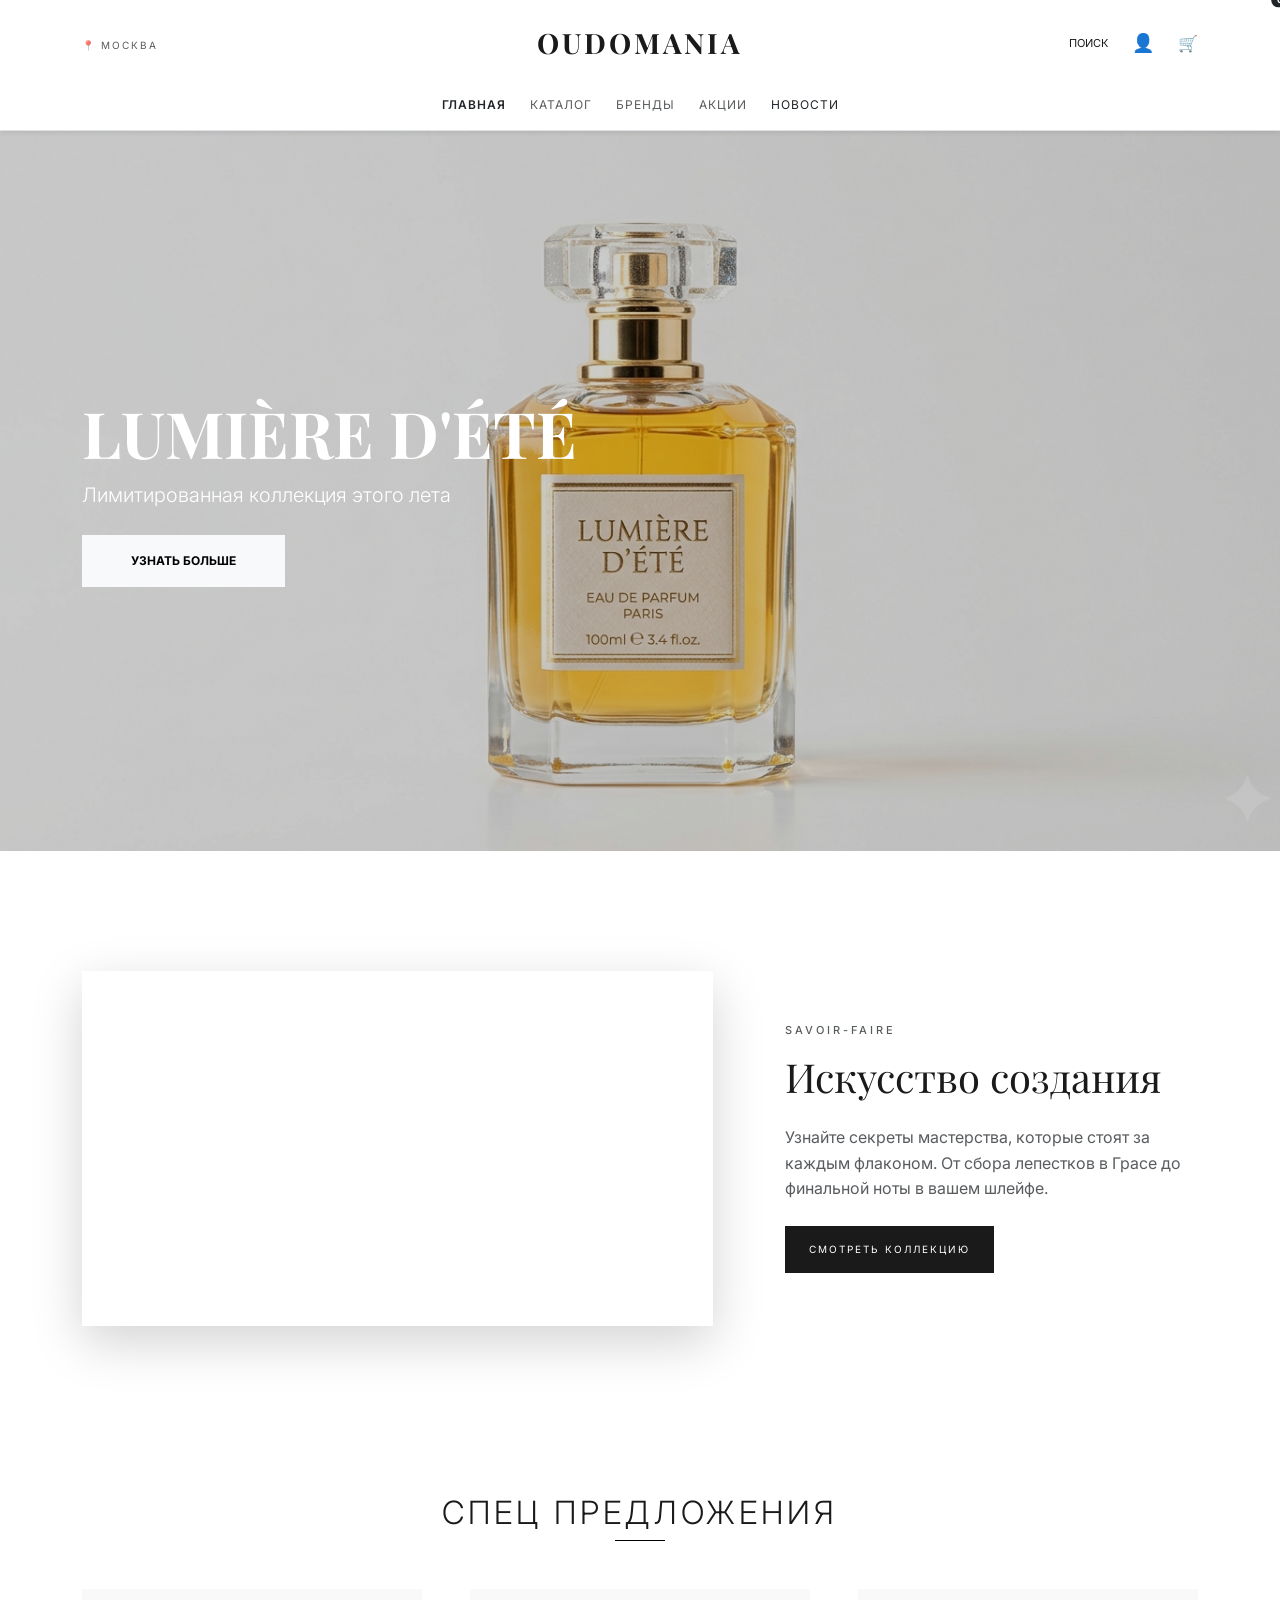
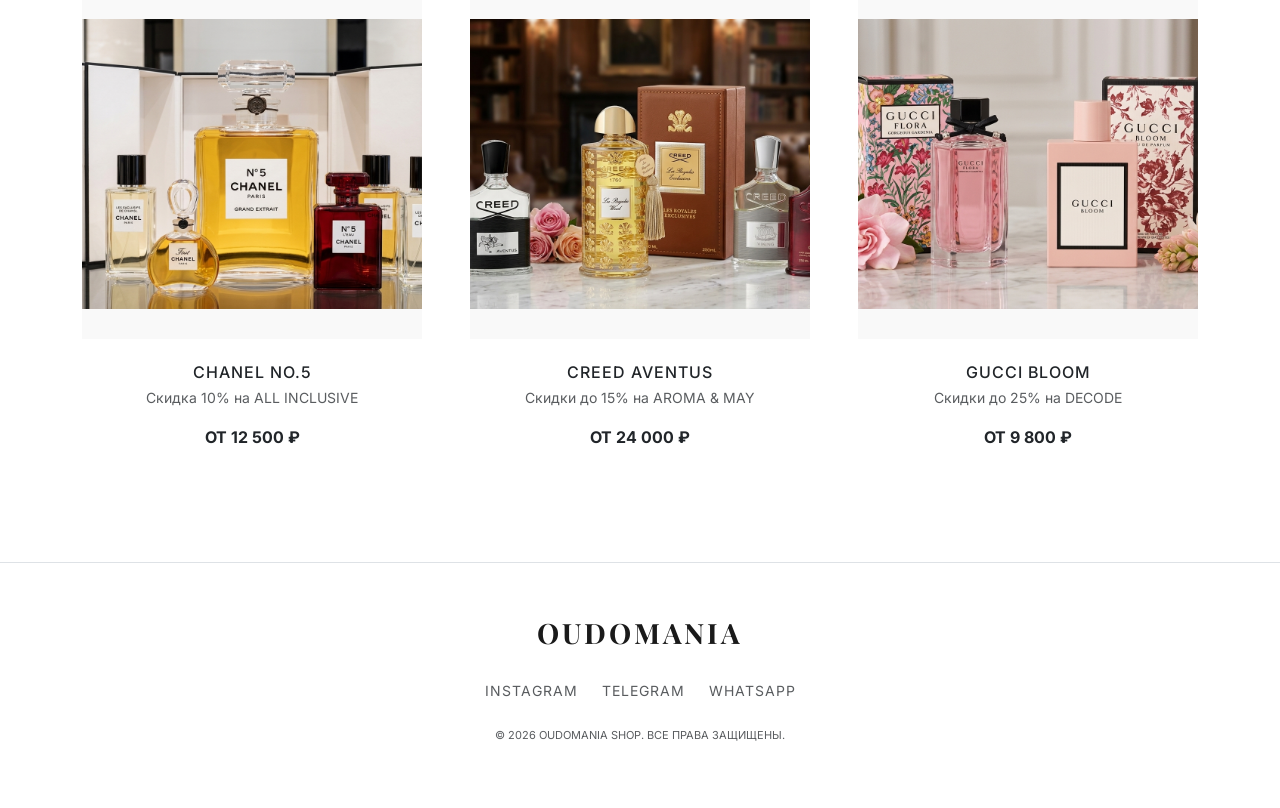
<file: Oudomania/Oudomania shop/templates/index.html>
<!DOCTYPE html>
<html lang="ru">
<head>
    <meta charset="UTF-8">
    <meta name="viewport" content="width=device-width, initial-scale=1.0">

    <title>Oudomania | Selective Perfume</title>

    <link rel="icon" type="image/jpeg" href="../img/Абоки.jpeg">
    
    <link href="https://fonts.googleapis.com/css2?family=Inter:wght@300;400;600&family=Playfair+Display:ital,wght@0,400;1,700&display=swap" rel="stylesheet">
    <link href="https://cdn.jsdelivr.net/npm/bootstrap@5.3.3/dist/css/bootstrap.min.css" rel="stylesheet">
    <link rel="stylesheet" href="../style/main.css">
    


</head>
<body>

    <header class="header bg-white border-bottom sticky-top shadow-sm">
        <nav class="navbar navbar-light py-3">
            <div class="container">
                <div class="d-flex align-items-center justify-content-between w-100 flex-nowrap">
                    <div class="flex-grow-1 d-none d-md-block" style="flex-basis: 0;">
                        <span class="text-muted small text-uppercase" style="letter-spacing: 2px; font-size: 10px;">📍 Москва</span>
                    </div>

                    <a class="navbar-brand mx-auto logo text-uppercase" href="index.html">Oudomania</a>

                    <div class="d-flex gap-4 flex-grow-1 justify-content-end align-items-center" style="flex-basis: 0;">
                        <span class="d-none d-lg-inline small text-uppercase" style="font-size: 11px; cursor: pointer;">Поиск</span>
                        <a href="../pages/profile.html" class="text-dark text-decoration-none" style="font-size: 18px;">👤</a>
                        <a href="cart.html" class="icon-btn text-decoration-none">🛒</a>
                            <span class="position-absolute top-0 start-100 translate-middle badge rounded-pill bg-dark" style="font-size: 9px;">0</span>
                        </button>
                    </div>
                </div>

                <div class="w-100 mt-4">
                    <ul class="nav justify-content-center text-uppercase gap-4" style="font-size: 12px; letter-spacing: 1.5px;">
                        <li class="nav-item"><a class="nav-link p-0 text-dark fw-semibold" href="index.html">главная</a></li>
                        <li class="nav-item"><a class="nav-link p-0 text-muted" href="../pages/catalog.html">каталог</a></li>
                        <li class="nav-item"><a class="nav-link p-0 text-muted" href="../pages/brands.html">бренды</a></li>
                        <li class="nav-item"><a class="nav-link p-0 text-muted" href="../pages/stocks.html">акции</a></li>
                        <li class="nav-item"><a class="nav-link p-0 text-dark" href="../pages/news.html">Новости</a></li>
                    </ul>
                </div>
            </div>
        </nav>
    </header>

    <main>
        <section id="heroCarousel" class="carousel slide carousel-fade" data-bs-ride="carousel">
            <div class="carousel-inner">
                <div class="carousel-item active">
                    <div class="hero-banner d-flex align-items-center" style="background-image: linear-gradient(rgba(0,0,0,0.2), rgba(0,0,0,0.2)), url('../img/lumiere.png'); height: 80vh; background-size: cover; background-position: center;">
                        <div class="container text-white">
                            <h1 class="display-3 fw-bold text-uppercase" style="font-family: var(--accent-font);">Lumière D'Été</h1>
                            <p class="lead mb-4">Лимитированная коллекция этого лета</p>
                            <button class="btn btn-light rounded-0 px-5 py-3 text-uppercase fw-bold" style="font-size: 12px;" data-bs-toggle="modal" data-bs-target="#authModal">Узнать больше</button>
                        </div>
                    </div>
                </div>
            </div>
        </section>

        <section class="video-section py-5 my-5">
            <div class="container py-lg-4">
                <div class="row align-items-center g-5">
                    <div class="col-lg-7">
                        <div class="video-container ratio ratio-16x9 shadow-lg">
                            <iframe 
                                src="https://www.youtube.com/embed/gh6Xyw0NzQo?rel=0&modestbranding=1" 
                                title="Искусство парфюмерии" 
                                frameborder="0" 
                                allow="accelerometer; autoplay; clipboard-write; encrypted-media; gyroscope; picture-in-picture" 
                                allowfullscreen>
                            </iframe>
                        </div>
                    </div>
                    <div class="col-lg-5">
                        <div class="ps-lg-4">
                            <h6 class="text-uppercase text-muted mb-3" style="letter-spacing: 3px; font-size: 11px;">Savoir-Faire</h6>
                            <h2 class="display-6 mb-4" style="font-family: var(--accent-font);">Искусство создания</h2>
                            <p class="text-muted mb-4">Узнайте секреты мастерства, которые стоят за каждым флаконом. От сбора лепестков в Грасе до финальной ноты в вашем шлейфе.</p>
                            <a href="../pages/catalog.html" class="btn btn-dark rounded-0 px-4 py-3 text-uppercase small" style="font-size: 10px;">Смотреть коллекцию</a>
                        </div>
                    </div>
                </div>
            </div>
        </section>

        <section class="container my-5 py-5" id="offers-section">
            <div class="text-center mb-5">
                <h2 class="text-uppercase fw-light mb-2" style="letter-spacing: 4px;">Спец предложения</h2>
                <div style="width: 50px; height: 1px; background: #000; margin: 0 auto;"></div>
            </div>
            
            <div class="row row-cols-1 row-cols-md-3 g-5">
                <div class="col">
                    <div class="card border-0 h-100 hover-up" data-bs-toggle="modal" data-bs-target="#authModal" style="cursor: pointer;">
                        <div class="card-img-wrapper">
                            <img src="../img/Chanel.png" alt="Chanel" class="card-img-top">
                        </div>
                        <div class="card-body px-0 pt-4 text-center">
                            <h6 class="text-uppercase mb-1" style="letter-spacing: 1px;">Chanel No.5</h6>
                            <p class="text-muted small">Скидка 10% на ALL INCLUSIVE</p>
                            <span class="text-dark fw-bold">ОТ 12 500 ₽</span>
                        </div>
                    </div>
                </div>
                <div class="col">
                    <div class="card border-0 h-100 hover-up" data-bs-toggle="modal" data-bs-target="#authModal" style="cursor: pointer;">
                        <div class="card-img-wrapper">
                            <img src="../img/Creed.png" alt="Aroma" class="card-img-top">
                        </div>
                        <div class="card-body px-0 pt-4 text-center">
                            <h6 class="text-uppercase mb-1" style="letter-spacing: 1px;">Creed Aventus</h6>
                            <p class="text-muted small">Скидки до 15% на AROMA & MAY</p>
                            <span class="text-dark fw-bold">ОТ 24 000 ₽</span>
                        </div>
                    </div>
                </div>
                <div class="col">
                    <div class="card border-0 h-100 hover-up" data-bs-toggle="modal" data-bs-target="#authModal" style="cursor: pointer;">
                        <div class="card-img-wrapper">
                            <img src="../img/Gucci.png" alt="Decode" class="card-img-top">
                        </div>
                        <div class="card-body px-0 pt-4 text-center">
                            <h6 class="text-uppercase mb-1" style="letter-spacing: 1px;">Gucci Bloom</h6>
                            <p class="text-muted small">Скидки до 25% на DECODE</p>
                            <span class="text-dark fw-bold">ОТ 9 800 ₽</span>
                        </div>
                    </div>
                </div>
            </div>
        </section>
    </main>

    <div class="modal fade" id="authModal" tabindex="-1" aria-hidden="true">
        <div class="modal-dialog modal-dialog-centered">
            <div class="modal-content rounded-0">
                <div class="modal-body p-5">
                    <div class="text-end">
                        <button type="button" class="btn-close" data-bs-dismiss="modal" aria-label="Close"></button>
                    </div>
                    <div class="text-center mb-4">
                        <h4 class="text-uppercase fw-bold mb-3" style="letter-spacing: 2px;">Присоединяйтесь</h4>
                        <p class="text-muted small">Зарегистрируйтесь, чтобы открыть полный доступ к эксклюзивным коллекциям Oudomania.</p>
                    </div>
                    
                    <form class="needs-validation oudomania-signup" novalidate>
                        <div class="mb-3">
                            <label class="form-label small text-uppercase" for="signup-name">ФИО</label>
                            <input id="signup-name" name="name" type="text" class="form-control form-control-lg fs-6" placeholder="Иванов Иван Иванович" autocomplete="name" pattern="[А-Яа-яЁё]+([ -][А-Яа-яЁё]+){1,2}" required>
                            <div class="invalid-feedback">Введите имя, фамилию и, при необходимости, отчество.</div>
                        </div>
                        <div class="mb-3">
                            <label class="form-label small text-uppercase" for="signup-phone">Номер телефона</label>
                            <input id="signup-phone" name="phone" type="tel" class="form-control form-control-lg fs-6" placeholder="+7 (900) 123-45-67" autocomplete="tel" pattern="(\+7|8)?[ ()-]*[0-9]([ ()-]*[0-9]){9}" required>
                            <div class="invalid-feedback">Введите номер из 10 цифр, например +7 (900) 123-45-67.</div>
                        </div>
                        <div class="mb-3">
                            <label class="form-label small text-uppercase" for="signup-email">Электронная почта</label>
                            <input id="signup-email" name="email" type="email" class="form-control form-control-lg fs-6" placeholder="name@example.com" autocomplete="email" required>
                            <div class="invalid-feedback">Введите корректный адрес электронной почты.</div>
                        </div>
                        <div class="mb-4">
                            <label class="form-label small text-uppercase" for="signup-password">Пароль</label>
                            <input id="signup-password" name="password" type="password" class="form-control form-control-lg fs-6" placeholder="Пароль" autocomplete="new-password" required>
                        </div>
                        <button type="submit" class="btn btn-dark w-100 py-3 text-uppercase small">Зарегистрироваться</button>
                        <div class="signup-success" role="status" aria-live="polite"></div>
                    </form>

                    <div class="mt-4 pt-3 border-top text-center">
                        <a href="#" class="text-muted small text-decoration-none hover-dark">Еще нет аккаунта? Зарегистрироваться</a>
                    </div>
                </div>
            </div>
        </div>
    </div>

    <footer class="footer bg-white border-top py-5 text-center mt-5">
    <div class="container">
        <div class="logo mb-4">Oudomania</div>
        <div class="d-flex justify-content-center gap-4 mb-4 small text-uppercase" style="letter-spacing: 1px;">
            <a href="https://instagram.com/ТВОЙ_НИК" class="text-muted text-decoration-none" target="_blank">Instagram</a>
            <a href="https://t.me/AirParfum_bot" class="text-muted text-decoration-none" target="_blank">Telegram</a>
            <a href="https://wa.me/79000000000" class="text-muted text-decoration-none" target="_blank">WhatsApp</a>
        </div>
        <p class="text-muted" style="font-size: 11px;">© 2026 OUDOMANIA SHOP. ВСЕ ПРАВА ЗАЩИЩЕНЫ.</p>
    </div>
</footer>

    <script src="https://cdn.jsdelivr.net/npm/bootstrap@5.3.3/dist/js/bootstrap.bundle.min.js"></script>
    <script src="../js/validation.js"></script>
    <script src="../js/shop.js"></script>
</body>
</html>
</file>
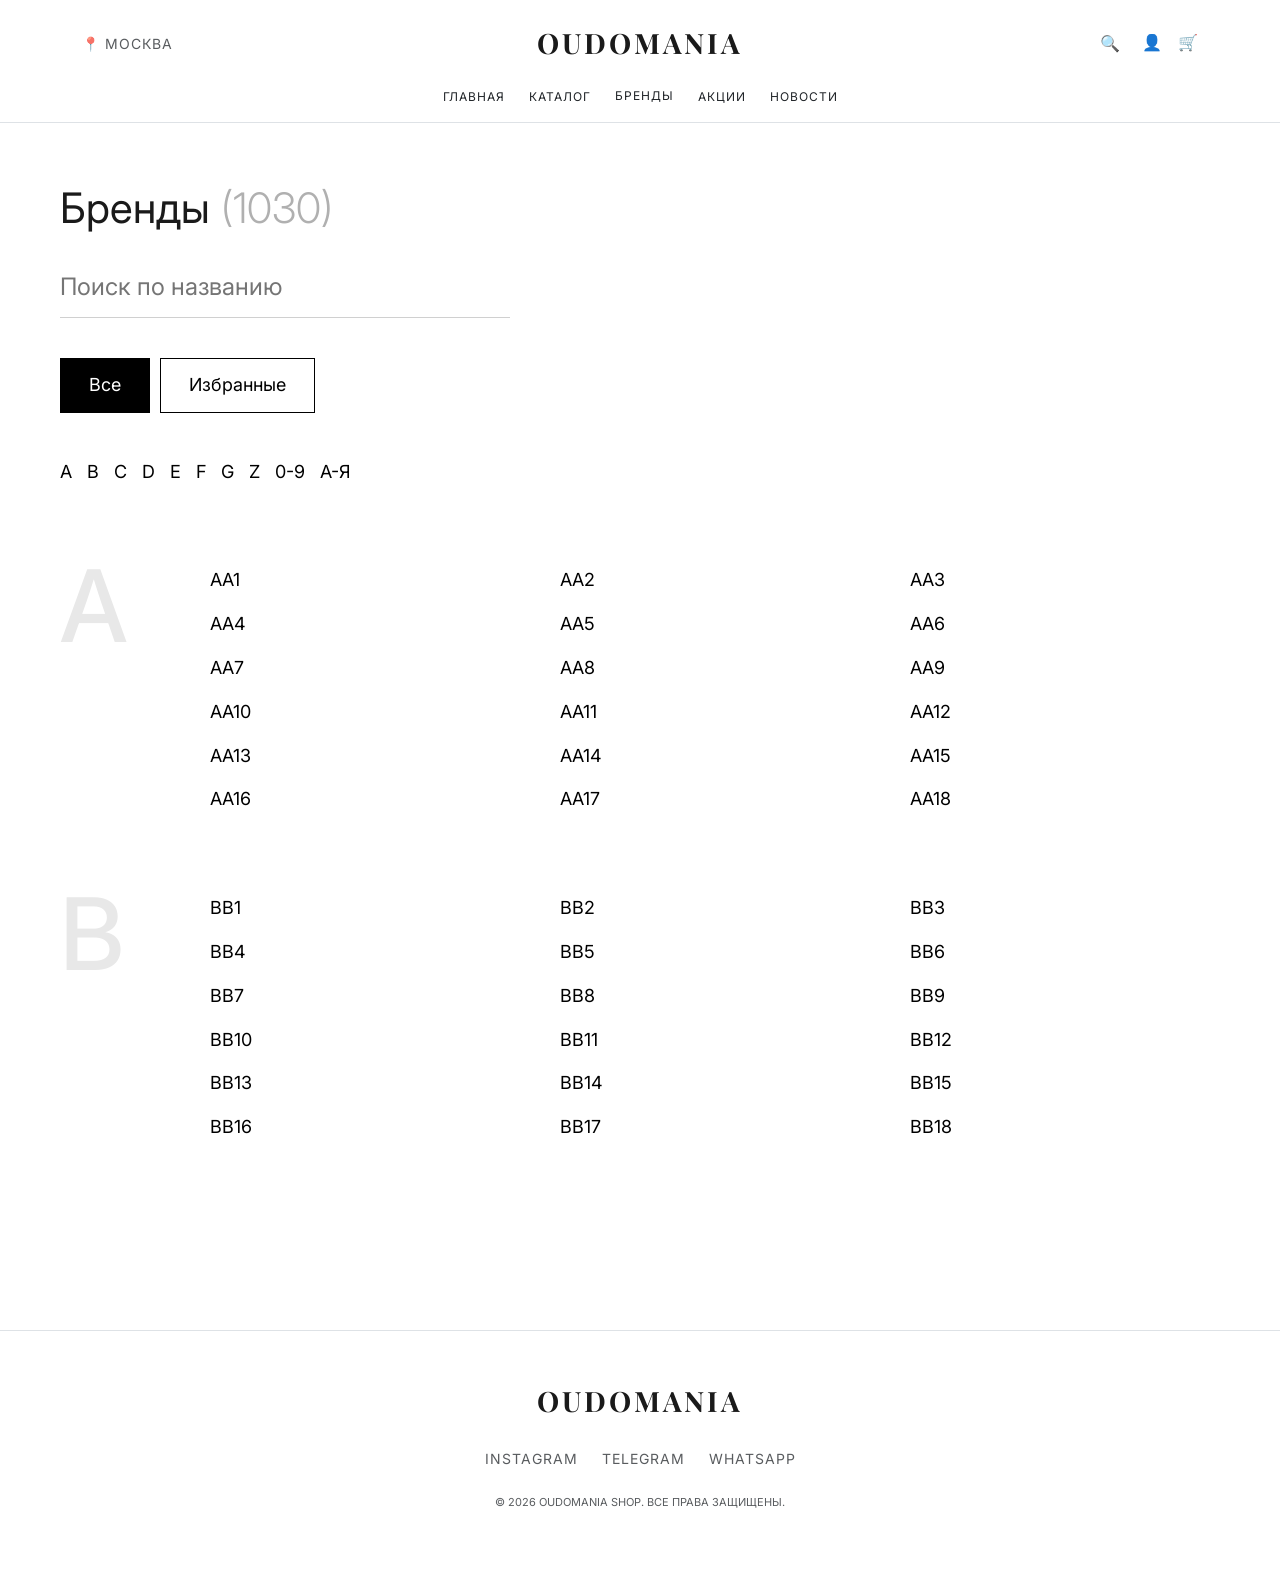
<file: Oudomania/Oudomania shop/pages/brands.html>
<!DOCTYPE html>
<html lang="ru">
<head>
    <meta charset="UTF-8">
    <meta name="viewport" content="width=device-width, initial-scale=1.0">
    <title>Список Брендов | Oudomania</title>
    <link rel="icon" type="image/jpeg" href="../img/Абоки.jpeg">
    <link href="https://cdn.jsdelivr.net/npm/bootstrap@5.3.3/dist/css/bootstrap.min.css" rel="stylesheet">
    <link rel="stylesheet" href="../style/main.css">
    <link rel="stylesheet" href="../style/brands.css">
</head>
<body>

    <header class="header bg-white border-bottom sticky-top">
        <nav class="navbar navbar-light py-3">
            <div class="container">
                <div class="d-flex align-items-center justify-content-between w-100 flex-nowrap">
                    <div class="flex-grow-1" style="flex-basis: 0;">
                        <span class="text-muted small text-uppercase" style="letter-spacing: 1px;">📍 Москва</span>
                    </div>

                    <a class="navbar-brand mx-auto logo" href="../templates/index.html" style="text-decoration: none; color: inherit; margin: 0;">Oudomania</a>

                    <div class="d-flex gap-3 flex-grow-1 justify-content-end" style="flex-basis: 0;">
                        <button class="icon-btn border-0 bg-transparent">🔍</button>
                        <a href="profile.html" class="icon-btn text-decoration-none">👤</a>
                        <a href="cart.html" href="../templates/cart.html" class="icon-btn text-decoration-none">🛒</a>
                    </div>
                </div>

                <div class="w-100 mt-3">
                    <ul class="nav justify-content-center text-uppercase gap-4" style="font-size: 13px; list-style: none; padding: 0; display: flex; flex-wrap: nowrap;">
                        <li class="nav-item"><a class="nav-link p-0 text-dark" href="../templates/index.html">главная</a></li>
                        <li class="nav-item"><a class="nav-link p-0 text-dark" href="catalog.html">каталог</a></li>
                        <li class="nav-item"><a class="nav-link p-0 text-dark active" href="brands.html">бренды</a></li>
                        <li class="nav-item"><a class="nav-link p-0 text-dark" href="stocks.html">акции</a></li>
                        <li class="nav-item"><a class="nav-link p-0 text-dark" href="../pages/news.html">Новости</a></li>
                    </ul>
                </div>
            </div>
        </nav>
    </header>

    <main class="brands-container">
        <h1 class="brands-header-title">Бренды <span class="brands-count">(1030)</span></h1>

        <div class="brands-search-wrapper">
            <input type="text" class="brands-search-input" placeholder="Поиск по названию">
        </div>

        <div class="brands-tabs">
            <button class="tab-btn active">Все</button>
            <button class="tab-btn">Избранные</button>
        </div>

        <div class="brands-alphabet">
            <span class="alphabet-letter active">A</span>
            <span class="alphabet-letter">B</span>
            <span class="alphabet-letter">C</span>
            <span class="alphabet-letter">D</span>
            <span class="alphabet-letter">E</span>
            <span class="alphabet-letter">F</span>
            <span class="alphabet-letter">G</span>
            <span class="alphabet-letter">Z</span>
            <span class="alphabet-letter">0-9</span>
            <span class="alphabet-letter">А-Я</span>
        </div>

        <div class="brand-group">
            <div class="group-letter">A</div>
            <div class="brand-names-columns">
                <a href="#" class="brand-name-link">AA1</a>
                <a href="#" class="brand-name-link">AA2</a>
                <a href="#" class="brand-name-link">AA3</a>
                <a href="#" class="brand-name-link">AA4</a>
                <a href="#" class="brand-name-link">AA5</a>
                <a href="#" class="brand-name-link">AA6</a>
                <a href="#" class="brand-name-link">AA7</a>
                <a href="#" class="brand-name-link">AA8</a>
                <a href="#" class="brand-name-link">AA9</a>
                <a href="#" class="brand-name-link">AA10</a>
                <a href="#" class="brand-name-link">AA11</a>
                <a href="#" class="brand-name-link">AA12</a>
                <a href="#" class="brand-name-link">AA13</a>
                <a href="#" class="brand-name-link">AA14</a>
                <a href="#" class="brand-name-link">AA15</a>
                <a href="#" class="brand-name-link">AA16</a>
                <a href="#" class="brand-name-link">AA17</a>
                <a href="#" class="brand-name-link">AA18</a>
            </div>
        </div>

        <div class="brand-group">
            <div class="group-letter">B</div>
            <div class="brand-names-columns">
                <a href="#" class="brand-name-link">BB1</a>
                <a href="#" class="brand-name-link">BB2</a>
                <a href="#" class="brand-name-link">BB3</a>
                <a href="#" class="brand-name-link">BB4</a>
                <a href="#" class="brand-name-link">BB5</a>
                <a href="#" class="brand-name-link">BB6</a>
                <a href="#" class="brand-name-link">BB7</a>
                <a href="#" class="brand-name-link">BB8</a>
                <a href="#" class="brand-name-link">BB9</a>
                <a href="#" class="brand-name-link">BB10</a>
                <a href="#" class="brand-name-link">BB11</a>
                <a href="#" class="brand-name-link">BB12</a>
                <a href="#" class="brand-name-link">BB13</a>
                <a href="#" class="brand-name-link">BB14</a>
                <a href="#" class="brand-name-link">BB15</a>
                <a href="#" class="brand-name-link">BB16</a>
                <a href="#" class="brand-name-link">BB17</a>
                <a href="#" class="brand-name-link">BB18</a>
            </div>
        </div>
    </main>

    <footer class="footer bg-white border-top py-5 text-center mt-5">
    <div class="container">
        <div class="logo mb-4">Oudomania</div>
        <div class="d-flex justify-content-center gap-4 mb-4 small text-uppercase" style="letter-spacing: 1px;">
            <a href="https://instagram.com/ТВОЙ_НИК" class="text-muted text-decoration-none" target="_blank">Instagram</a>
            <a href="https://t.me/AirParfum_bot" class="text-muted text-decoration-none" target="_blank">Telegram</a>
            <a href="https://wa.me/79000000000" class="text-muted text-decoration-none" target="_blank">WhatsApp</a>
        </div>
        <p class="text-muted" style="font-size: 11px;">© 2026 OUDOMANIA SHOP. ВСЕ ПРАВА ЗАЩИЩЕНЫ.</p>
    </div>
</footer>

    <script src="https://cdn.jsdelivr.net/npm/bootstrap@5.3.3/dist/js/bootstrap.bundle.min.js"></script>
    <script>
        (function () {
            'use strict'
            var forms = document.querySelectorAll('.needs-validation')
            Array.prototype.slice.call(forms).forEach(function (form) {
                form.addEventListener('submit', function (event) {
                    if (!form.checkValidity()) {
                        event.preventDefault()
                        event.stopPropagation()
                    }
                    form.classList.add('was-validated')
                }, false)
            })
        })()
    </script>
</body>
</html>
</file>
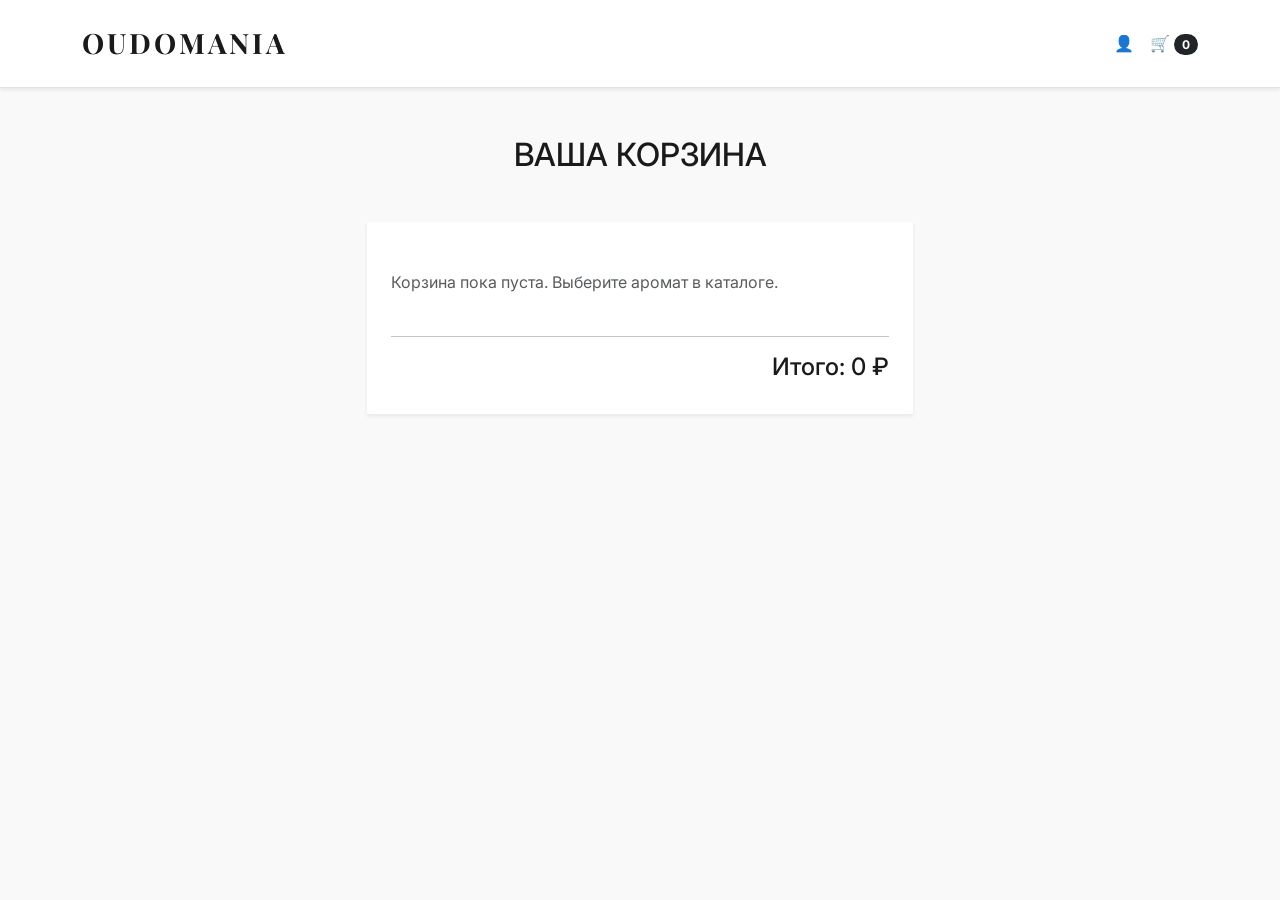
<file: Oudomania/Oudomania shop/pages/cart.html>
<!DOCTYPE html>
<html lang="ru">
<head>
    <meta charset="UTF-8">
    <meta name="viewport" content="width=device-width, initial-scale=1.0">
    <title>Корзина | Oudomania</title>
    <link href="https://cdn.jsdelivr.net/npm/bootstrap@5.3.3/dist/css/bootstrap.min.css" rel="stylesheet">
    <link rel="stylesheet" href="../style/main.css">
</head>
<body style="background-color: #f9f9f9;">

    <header class="header bg-white border-bottom sticky-top shadow-sm">
        <nav class="navbar navbar-light py-3">
            <div class="container d-flex justify-content-between align-items-center">
                <a class="navbar-brand logo text-uppercase" href="../index.html">OUDOMANIA</a>
                <div class="d-flex gap-3">
                    <a href="profile.html" class="text-decoration-none">👤</a>
                    <a href="cart.html" class="text-decoration-none">🛒</a>
                </div>
            </div>
        </nav>
    </header>

    <main class="container my-5">
        <h2 class="text-uppercase text-center mb-5">Ваша корзина</h2>
        
        <div class="row justify-content-center">
            <div class="col-lg-6">
                <div class="bg-white p-4 shadow-sm mb-4">
                    <div data-cart-items aria-live="polite"></div>
                    <hr>
                    <h4 class="text-end">Итого: <span data-cart-total>0 ₽</span></h4>
                </div>

                <div class="bg-white p-4 shadow-sm" data-checkout>
                    <h5 class="text-uppercase mb-4">Оформление заказа</h5>
                    
                    <form action="https://t.me/+79999797256" method="GET" target="_blank">
                        <div class="mb-3">
                            <input type="text" class="form-control" name="address" placeholder="Ваш адрес доставки" required>
                        </div>
                        <div class="mb-4">
                            <input type="text" class="form-control" name="card" placeholder="Номер карты (16 цифр)" pattern="\d{16}" required>
                        </div>
                        <button type="submit" class="btn btn-dark w-100 py-3 text-uppercase">Оплатить заказ</button>
                    </form>
                </div>
            </div>
        </div>
    </main>
    <script src="../js/shop.js"></script>
</body>
</html>
</file>
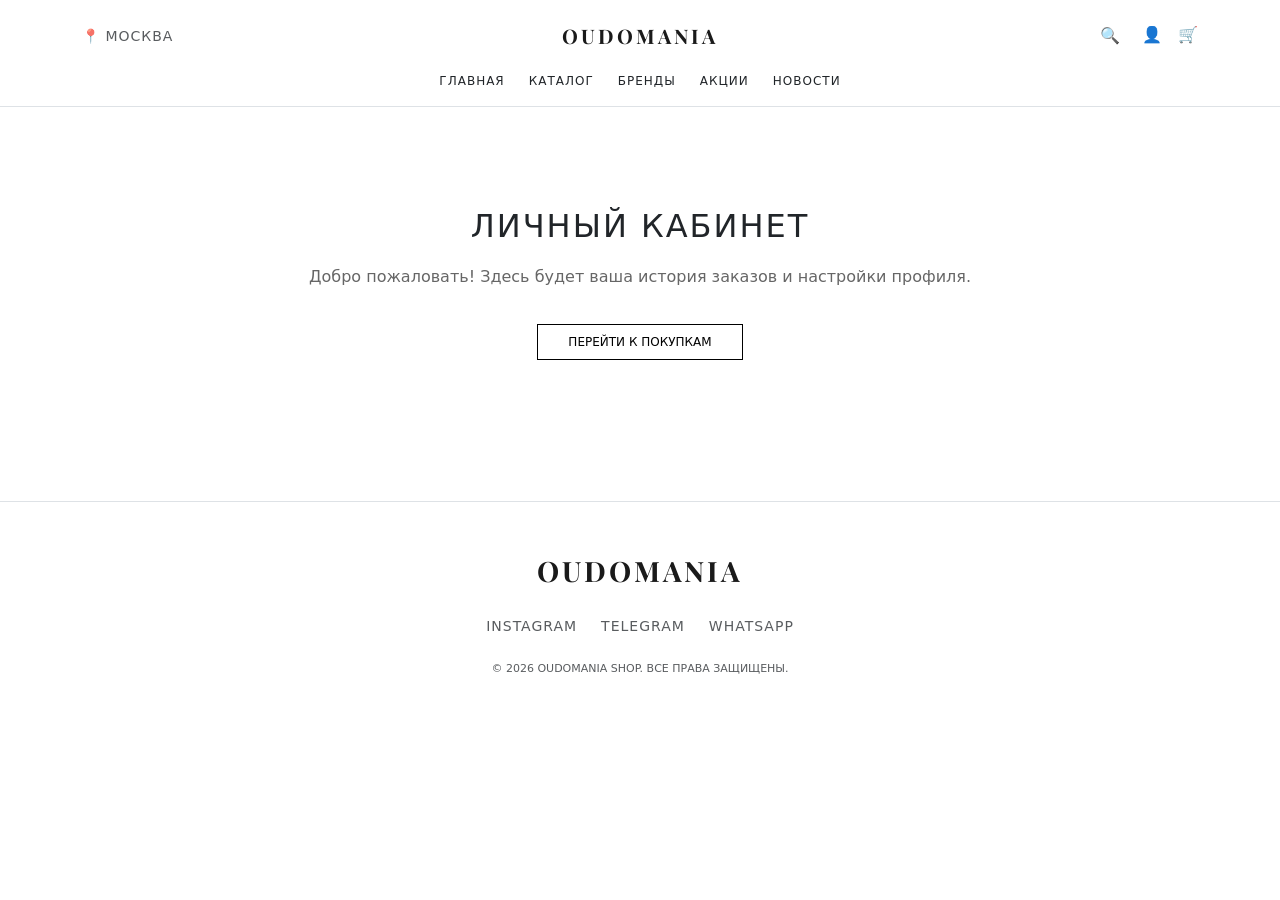
<file: Oudomania/Oudomania shop/pages/profile.html>
<!DOCTYPE html>
<html lang="ru">
<head>
    <meta charset="UTF-8">
    <meta name="viewport" content="width=device-width, initial-scale=1.0">
    <title>Личный кабинет | Oudomania</title>
    <link rel="icon" type="image/jpeg" href="../img/Абоки.jpeg">
    <link rel="stylesheet" href="../style/main.css">
    <link href="https://cdn.jsdelivr.net/npm/bootstrap@5.3.3/dist/css/bootstrap.min.css" rel="stylesheet" integrity="sha384-QWTKZyjpPEjISv5WaRU9OFeRpok6YctnYmDr5pNlyT2bRjXh0JMhjY6hW+ALEwIH" crossorigin="anonymous">
</head>
<body>
    
    <header class="header bg-white border-bottom sticky-top">
        <nav class="navbar navbar-light py-3">
            <div class="container">
                <div class="d-flex align-items-center justify-content-between w-100 flex-nowrap">
                    <div class="flex-grow-1" style="flex-basis: 0;">
                        <span class="text-muted small text-uppercase" style="letter-spacing: 1px;">📍 Москва</span>
                    </div>

                    <a class="navbar-brand mx-auto logo" href="../templates/index.html" style="text-decoration: none; color: inherit; margin: 0;">Oudomania</a>

                    <div class="d-flex gap-3 flex-grow-1 justify-content-end" style="flex-basis: 0;">
                        <button class="icon-btn border-0 bg-transparent">🔍</button>
                        <a href="profile.html" class="icon-btn text-decoration-none active">👤</a>
                        <a href="cart.html" href="../templates/cart.html" class="icon-btn text-decoration-none">🛒</a>
                    </div>
                </div>

                <div class="w-100 mt-3">
                    <ul class="nav justify-content-center text-uppercase gap-4" style="font-size: 13px; list-style: none; padding: 0; display: flex; flex-wrap: nowrap;">
                        <li class="nav-item"><a class="nav-link p-0 text-dark" href="../templates/index.html">главная</a></li>
                        <li class="nav-item"><a class="nav-link p-0 text-dark" href="catalog.html">каталог</a></li>
                        <li class="nav-item"><a class="nav-link p-0 text-dark" href="brands.html">бренды</a></li>
                        <li class="nav-item"><a class="nav-link p-0 text-dark" href="stocks.html">акции</a></li>
                        <li class="nav-item"><a class="nav-link p-0 text-dark" href="../pages/news.html">Новости</a></li>
                    </ul>
                </div>
            </div>
        </nav>
    </header>

    <main style="text-align: center; padding: 100px 20px;">
        <h1 style="font-size: 32px; text-transform: uppercase; letter-spacing: 2px;">Личный кабинет</h1>
        <p style="color: #666; margin-top: 20px;">Добро пожаловать! Здесь будет ваша история заказов и настройки профиля.</p>
        <div style="margin-top: 40px;">
            <a href="catalog.html" style="text-decoration: none; color: #000; border: 1px solid #000; padding: 10px 30px; text-transform: uppercase; font-size: 12px;">Перейти к покупкам</a>
        </div>
    </main>

    <footer class="footer bg-white border-top py-5 text-center mt-5">
    <div class="container">
        <div class="logo mb-4">Oudomania</div>
        <div class="d-flex justify-content-center gap-4 mb-4 small text-uppercase" style="letter-spacing: 1px;">
            <a href="https://instagram.com/ТВОЙ_НИК" class="text-muted text-decoration-none" target="_blank">Instagram</a>
            <a href="https://t.me/AirParfum_bot" class="text-muted text-decoration-none" target="_blank">Telegram</a>
            <a href="https://wa.me/79000000000" class="text-muted text-decoration-none" target="_blank">WhatsApp</a>
        </div>
        <p class="text-muted" style="font-size: 11px;">© 2026 OUDOMANIA SHOP. ВСЕ ПРАВА ЗАЩИЩЕНЫ.</p>
    </div>
</footer>

    <script src="https://cdn.jsdelivr.net/npm/bootstrap@5.3.3/dist/js/bootstrap.bundle.min.js"></script>
    <script>
        (function () {
            'use strict'
            var forms = document.querySelectorAll('.needs-validation')
            Array.prototype.slice.call(forms).forEach(function (form) {
                form.addEventListener('submit', function (event) {
                    if (!form.checkValidity()) {
                        event.preventDefault()
                        event.stopPropagation()
                    }
                    form.classList.add('was-validated')
                }, false)
            })
        })()
    </script>
</body>
</html>
</file>
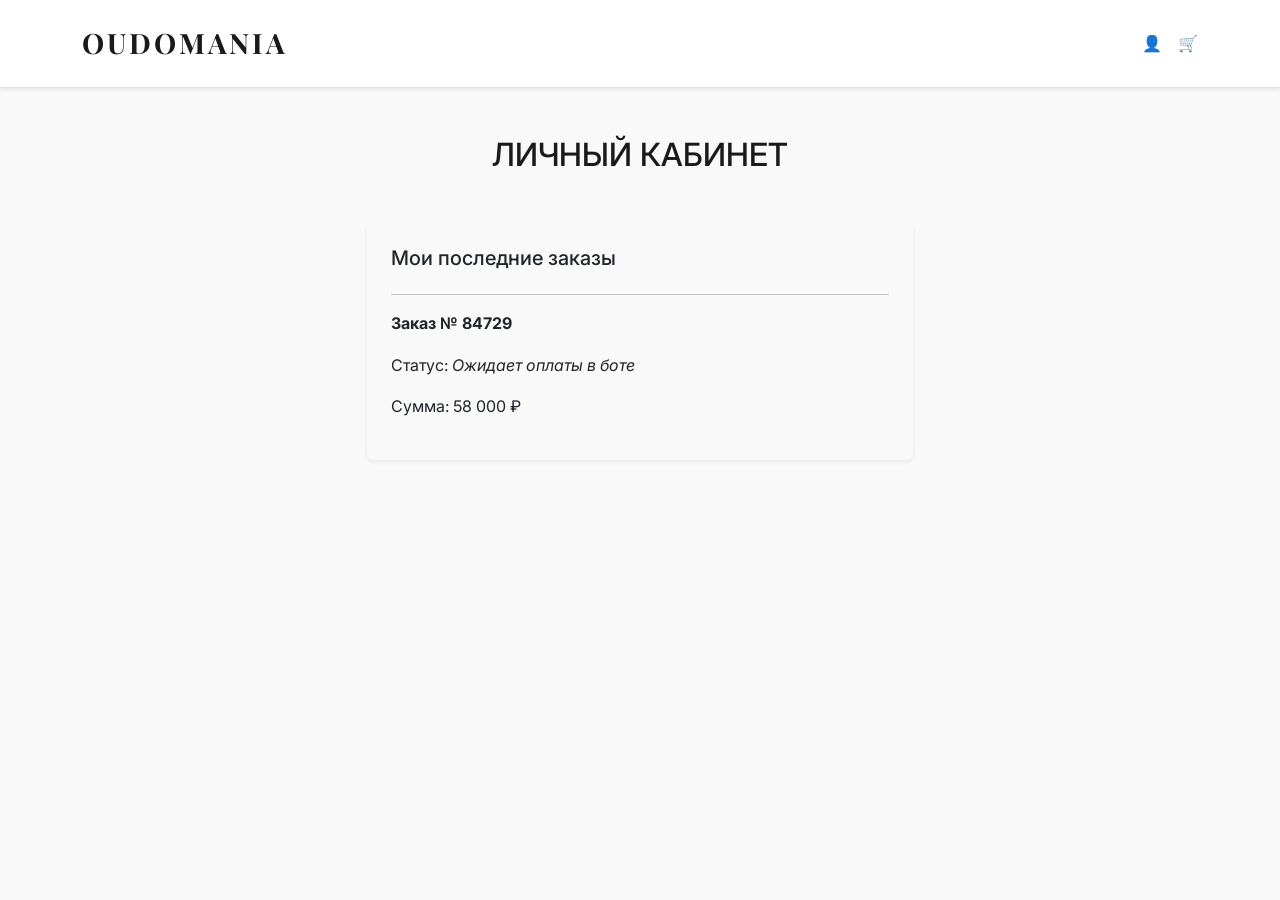
<file: Oudomania/Oudomania shop/pages/profile2.html>
<!DOCTYPE html>
<html lang="ru">
<head>
    <meta charset="UTF-8">
    <meta name="viewport" content="width=device-width, initial-scale=1.0">
    <title>Личный кабинет | Oudomania</title>
    <link href="https://cdn.jsdelivr.net/npm/bootstrap@5.3.3/dist/css/bootstrap.min.css" rel="stylesheet">
    <link rel="stylesheet" href="../style/main.css">
</head>
<body style="background-color: #f9f9f9;">

    <header class="header bg-white border-bottom sticky-top shadow-sm">
        <nav class="navbar navbar-light py-3">
            <div class="container d-flex justify-content-between align-items-center">
                <a class="navbar-brand logo text-uppercase" href="../index.html">OUDOMANIA</a>
                <div class="d-flex gap-3">
                    <a href="profile.html" class="text-decoration-none">👤</a>
                    <a href="cart.html" class="text-decoration-none">🛒</a>
                </div>
            </div>
        </nav>
    </header>

    <main class="container my-5">
        <h2 class="text-center mb-5">ЛИЧНЫЙ КАБИНЕТ</h2>
        <div class="row justify-content-center">
            <div class="col-lg-6">
                <div class="card p-4 shadow-sm">
                    <h5>Мои последние заказы</h5>
                    <hr>
                    <p><strong>Заказ № 84729</strong></p>
                    <p>Статус: <i>Ожидает оплаты в боте</i></p>
                    <p>Сумма: 58 000 ₽</p>
                </div>
            </div>
        </div>
    </main>
</body>
</html>
</file>
<file: Oudomania/Oudomania shop/style/main.css>
@import url('https://fonts.googleapis.com/css2?family=Inter:wght@300;400;600&family=Playfair+Display:ital,wght@0,400;1,700&display=swap');

:root {
    --main-font: 'Inter', sans-serif;
    --accent-font: 'Playfair Display', serif;
    --dark: #1a1a1a;
}

* {
    box-sizing: border-box;
}

body {
    font-family: var(--main-font);
    color: var(--dark);
    overflow-x: hidden;
    line-height: 1.6;
}

.logo {
    font-family: var(--accent-font);
    font-size: 28px;
    letter-spacing: 3px;
    text-transform: uppercase;
    font-weight: bold;
    text-decoration: none;
    color: var(--dark) !important;
}

.nav a {
    text-decoration: none;
    color: #888;
    font-size: 12px;
    text-transform: uppercase;
    letter-spacing: 1px;
    transition: all 0.3s ease;
}

.nav a:hover, .nav a.active {
    color: var(--dark);
    transform: translateY(-1px);
}

.hero-banner {
    background-color: #f5f5f5;
    background-size: cover;
    background-position: center; 
    height: 80vh;
    display: flex;
    align-items: center;
}

.card {
    transition: transform 0.4s cubic-bezier(0.165, 0.84, 0.44, 1), box-shadow 0.4s ease;
    border: none !important;
    background: transparent;
}

.card:hover {
    transform: translateY(-10px);
    box-shadow: 0 20px 40px rgba(0,0,0,0.08) !important;
}

.card-img-wrapper {
    height: 350px;
    display: flex;
    align-items: center;
    justify-content: center;
    overflow: hidden;
    padding: 30px;
    background-color: #f9f9f9;
}

.card-img-top {
    max-height: 100%;
    width: auto;
    object-fit: contain;
    transition: transform 0.6s ease;
}

.card:hover .card-img-top {
    transform: scale(1.1);
}

/* Анимации каталога запускаются событиями из catalog.js. */
.catalog-title-enter {
    animation: catalog-fade-in 0.7s ease both;
}

.catalog-card-enter {
    opacity: 0;
    animation: catalog-card-appear 0.55s ease forwards;
    animation-delay: calc(var(--card-order, 0) * 70ms);
}

.perfume-image-wiggle {
    animation: perfume-wiggle 0.45s ease;
}

.perfume-card-tap {
    animation: perfume-tap 0.25s ease;
}

@keyframes catalog-fade-in {
    from { opacity: 0; transform: translateY(14px); }
    to { opacity: 1; transform: translateY(0); }
}

@keyframes catalog-card-appear {
    from { opacity: 0; transform: translateY(18px); }
    to { opacity: 1; transform: translateY(0); }
}

@keyframes perfume-wiggle {
    0%, 100% { transform: scale(1.1) rotate(0); }
    35% { transform: scale(1.14) rotate(-3deg); }
    70% { transform: scale(1.14) rotate(3deg); }
}

@keyframes perfume-tap {
    50% { transform: scale(0.98); }
}

@media (prefers-reduced-motion: reduce) {
    .catalog-title-enter,
    .catalog-card-enter,
    .perfume-image-wiggle,
    .perfume-card-tap {
        animation-duration: 0.01ms;
        animation-delay: 0ms;
    }
}

.modal-content {
    border-radius: 0;
    border: none;
    box-shadow: 0 25px 50px rgba(0,0,0,0.1);
}

.form-control {
    border-radius: 0;
    border-width: 0 0 1px 0;
    padding: 12px 0;
    background: transparent;
}

.form-control:focus {
    box-shadow: none;
    border-color: var(--dark);
}

.oudomania-signup .form-label {
    color: #777;
    letter-spacing: 1px;
}

.oudomania-signup .form-control {
    font-size: 0.95rem;
}

.oudomania-signup .invalid-feedback {
    font-size: 0.75rem;
}

.signup-success {
    color: #45634d;
    font-size: 0.875rem;
    margin-top: 1rem;
    text-align: center;
}

.btn-dark {
    background: var(--dark);
    border-radius: 0;
    border: none;
    padding: 15px;
    text-transform: uppercase;
    font-size: 12px;
    letter-spacing: 2px;
    transition: 0.3s;
}

.btn-dark:hover {
    background: #333;
}

.brand-letter {
    font-family: var(--accent-font);
    font-size: 2.5rem;
    border-bottom: 1px solid #eee;
    margin-bottom: 1.5rem;
}

.brand-link {
    color: #666;
    text-decoration: none;
    display: block;
    margin-bottom: 8px;
    text-transform: uppercase;
    font-size: 0.85rem;
    transition: 0.3s;
}

.brand-link:hover {
    color: var(--dark);
    padding-left: 5px;
}

.footer-links a {
    text-decoration: none;
    color: #6c757d;
    transition: color 0.2s;
}

.footer-links a:hover {
    color: var(--dark);
}

@media (max-width: 768px) {
    .hero-banner { height: 400px; }
    .card-img-wrapper { height: 250px; }
    .logo { font-size: 22px; }
}
</file>
<file: Oudomania/Oudomania shop/style/brands.css>
.brands-container {
    max-width: 1200px;
    margin: 0 auto;
    padding: 60px 20px;
    font-family: 'Inter', sans-serif;
}


.brands-header-title {
    font-size: 42px;
    font-weight: 400;
    margin-bottom: 25px;
}

.brands-count {
    color: #b0b0b0;
    font-weight: 300;
}


.brands-search-wrapper {
    margin-bottom: 40px;
}

.brands-search-input {
    width: 450px;
    border: none;
    border-bottom: 1.5px solid #d0d0d0;
    padding: 10px 0;
    font-size: 24px;
    color: #a0a0a0;
    outline: none;
}


.brands-tabs {
    display: flex;
    gap: 10px;
    margin-bottom: 45px;
}

.tab-btn {
    padding: 12px 28px;
    border: 1px solid #000;
    background: #fff;
    font-size: 18px;
    cursor: pointer;
}

.tab-btn.active {
    background: #000;
    color: #fff;
}


.brands-alphabet {
    display: flex;
    flex-wrap: wrap;
    gap: 15px;
    margin-bottom: 80px;
    font-size: 18px;
    color: #000;
}

.alphabet-letter {
    cursor: pointer;
    text-decoration: none;
    color: inherit;
}

.alphabet-letter:hover {
    font-weight: bold;
}


.brand-group {
    display: flex;
    margin-bottom: 80px;
}

.group-letter {
    font-size: 100px;
    font-weight: 500;
    color: #e8e8e8;
    width: 150px;
    line-height: 0.8;
}

.brand-names-columns {
    flex-grow: 1;
    display: grid;
    grid-template-columns: repeat(3, 1fr);
    grid-auto-flow: row;
    gap: 15px 40px;
}

.brand-name-link {
    font-size: 18px;
    color: #000;
    text-decoration: none;
    display: block;
}

.brand-name-link:hover {
    color: #888;
}
</file>
